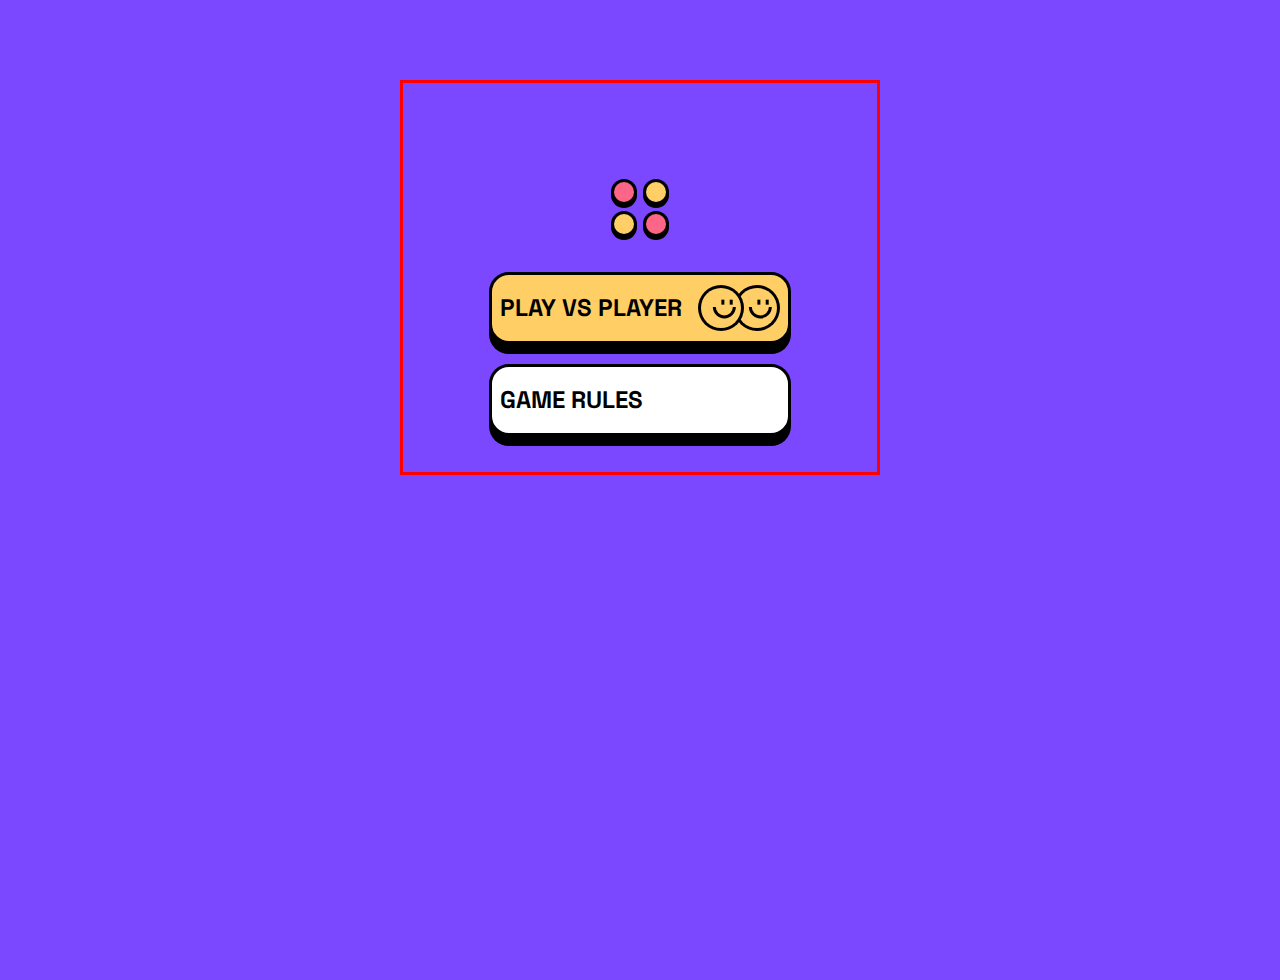
<file: game/index.html>
<!DOCTYPE html>
<html lang="en">
<head>
  <meta charset="UTF-8">
  <meta name="viewport" content="width=device-width, initial-scale=1.0">
  <link rel="preconnect" href="https://fonts.googleapis.com">
  <link rel="preconnect" href="https://fonts.gstatic.com" crossorigin>
  <link href="https://fonts.googleapis.com/css2?family=Space+Grotesk:wght@300;400;500;600;700&display=swap" rel="stylesheet">
  <link rel="icon" type="image/png" sizes="32x32" href="./assets/images/favicon-32x32.png">
  <script defer src="app.js"></script>
  <link rel="stylesheet" href="styles.css">
  <title>Frontend Mentor | Connect Four game</title>
</head>
<body class="bg-purple">

  <!-- Main menu start -->
  <main>
    <div class="container main-menu">
      <section id="mainMenu">

        <img src="assets/images/logo.svg" alt="connect four logo" id="logo" class="logo">
        <div>
          
          <a href="game-board.html" id="twoPlayer" class="main-menu-btn button play-vs-player uppercase flex bg-yellow text-black border-0">play vs player <img src="assets/images/player-vs-player.svg" alt="enter two player game button"></a>
          
          <button aria-selected="true" id="game-rules-btn" class="main-menu-btn button uppercase flex bg-white border-0">Game rules</button>
        </div>
      </section>
      
      
      
      <!-- Main menu end -->
      
      <!-- Rules start -->
      <div class="game-rules bg-white border-1 flex" id="game-rules">
        

        <h1 class="fs-800 text-black uppercase ff-sans">Rules</h1>
        
        <h2 class="uppercase title fs-500 text-mid">Objective</h2>

        <p class="fs-400">Be the first player to connect 4 of the same colored discs in a row (either vertically, horizontally, or diagonally).</p>
        
        <section class="rules">

          <h2 class="uppercase title fs-500 text-mid">How to Play</h2>
          <ol>
          <li class="fs-400 text-dark">
            Red goes first in the first game.
          </li>
          <li class="fs-400 text-dark">
            Players must alternate turns, and only one disc can be dropped in each turn. 
          </li>
          <li class="fs-400 text-dark">
            The game ends when there is a 4-in-a-row or a stalemate.
          </li>
          <li class="fs-400 text-dark">
            The starter of the previous game goes second on the next game.
          </li>
          </ol>
        </section>
        <button id="exitRulesBtn" class="close-rules-btn check-icon">
          <img src="assets/images/icon-check.svg" alt="red checkmark button">
        </button>
      </div>
      
      <!-- Rules end -->
    </div>
  </main>
  <!-- Ingame menu start -->

  <!-- Pause

  Continue game
  Restart
  Quit game -->

  <!-- Ingame menu end -->
  
  <!-- Game board start -->

  <!-- Menu
  Restart

  Player 1
  Player 2

  Player 1's turn
  Player 2's turn

  Wins
  Play again -->

  <!-- Game board end -->

</body>
</html>
</file>
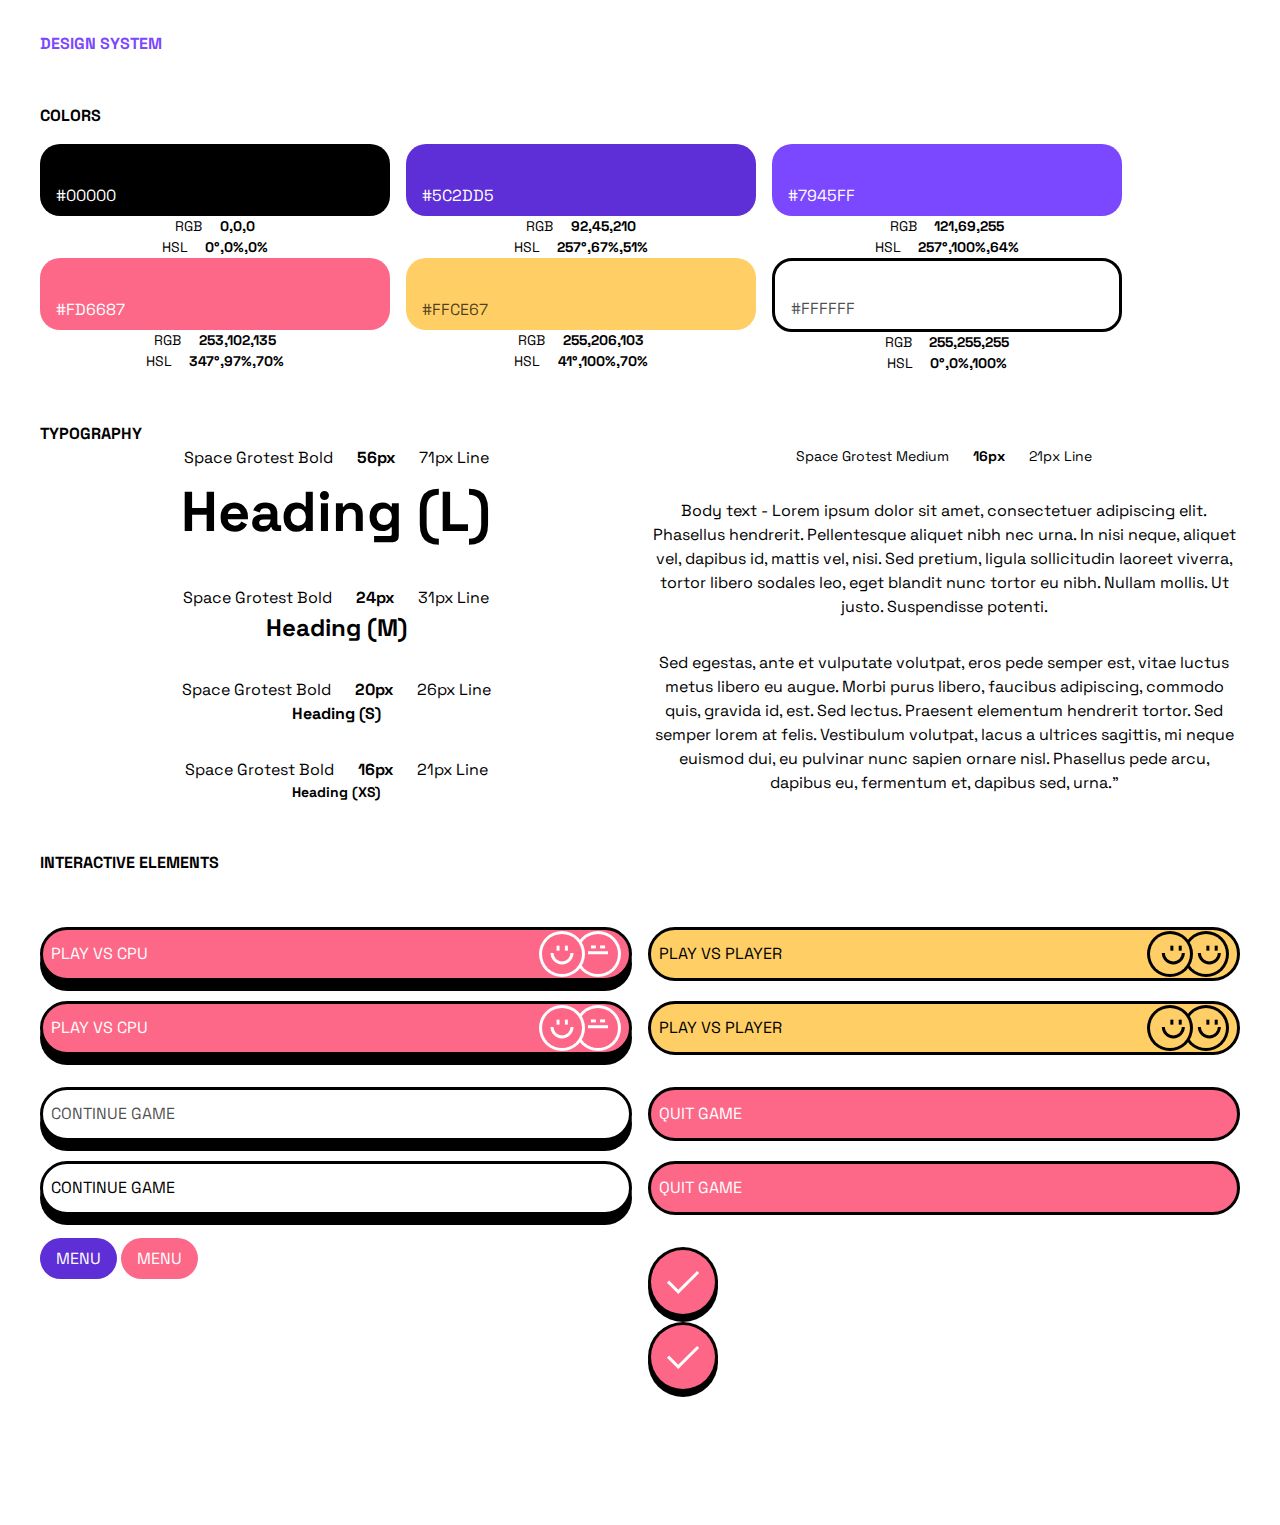
<file: game/design-system.html>
<!DOCTYPE html>
<html lang="en">
<head>
    <meta charset="UTF-8">
    <meta name="viewport" content="width=device-width, initial-scale=1.0">
    <link rel="stylesheet" href="styles.css">
    <script defer src="app.js"></script>
    <link rel="preconnect" href="https://fonts.googleapis.com">
<link rel="preconnect" href="https://fonts.gstatic.com" crossorigin>
<link href="https://fonts.googleapis.com/css2?family=Space+Grotesk:wght@300;400;500;600;700&display=swap" rel="stylesheet">
    <title>Design System</title>
</head>
<body>

    <div class="container">
        <h1 class="text-mid fs-400 uppercase" style="margin-block-start: 2rem;">Design System</h1>

        <section id="colors" style="margin: 2rem auto">
            <h2 class="uppercase title fs-400">Colors</h2>
            <div class="flex">
                <div style="width: 350px;">
                    <div style="padding: 2.5rem 1rem .5rem 1rem; border-radius: 20px" class="bg-black text-light">#00000</div>
                    <p class="fs-300">RGB<span class="bold" style="margin-left:1.25em;">0,0,0</span></p>
                    <p class="fs-300">HSL<span class="bold" style="margin-left:1.25em;">0°,0%,0%</span></p>
                </div>
                <div style="width: 350px;">
                    <div style="padding: 2.5rem 1rem .5rem 1rem; border-radius: 20px" class="bg-dark-purple text-light">#5C2DD5</div>
                    <p class="fs-300">RGB<span class="bold" style="margin-left:1.25em;">92,45,210</span></p>
                    <p class="fs-300">HSL<span class="bold" style="margin-left:1.25em;">257°,67%,51%</span></p>
                </div>
                <div style="width: 350px;">
                    <div style="padding: 2.5rem 1rem .5rem 1rem; border-radius: 20px" class="bg-purple text-light">#7945FF</div>
                    <p class="fs-300">RGB<span class="bold" style="margin-left:1.25em;">121,69,255</span></p>
                    <p class="fs-300">HSL<span class="bold" style="margin-left:1.25em;">257°,100%,64%</span></p>
                </div>
            </div>
            <div class="flex">
                <div style="width: 350px;">
                    <div style="padding: 2.5rem 1rem .5rem 1rem; border-radius: 20px" class="bg-red text-light">#FD6687</div>
                    <p class="fs-300">RGB<span class="bold" style="margin-left:1.25em;">253,102,135</span></p>
                    <p class="fs-300">HSL<span class="bold" style="margin-left:1.25em;">347°,97%,70%</span></p>
                </div>
                <div style="width: 350px;">
                    <div style="padding: 2.5rem 1rem .5rem 1rem; border-radius: 20px" class="bg-yellow text-dark">#FFCE67</div>
                    <p class="fs-300">RGB<span class="bold" style="margin-left:1.25em;">255,206,103</span></p>
                    <p class="fs-300">HSL<span class="bold" style="margin-left:1.25em;">41°,100%,70%</span></p>
                </div>
                <div style="width: 350px;">
                    <div style="padding: 2.25rem 1rem .5rem 1rem; border-radius: 20px; border: 3px solid #000" class="bg-white text-dark">#FFFFFF</div>
                    <p class="fs-300">RGB<span class="bold" style="margin-left:1.25em;">255,255,255</span></p>
                    <p class="fs-300">HSL<span class="bold" style="margin-left:1.25em;">0°,0%,100%</span></p>
                </div>
            </div>
        </section>

        <section id="typography" style="margin: 3rem auto">
            <h2 class="uppercase fs-400">Typography</h2>
            <div class="flex">
                <div class="flow" style="flex-basis: 100%; --flow-space: 2rem;">
                    <div>
                        <p>Space Grotest Bold <span class="bold">56px</span> 71px Line</p>
                        <p class="fs-800 bold">Heading (L)</p>
                    </div>
                    <div>
                        <p>Space Grotest Bold <span class="bold">24px</span> 31px Line</p>
                        <p class="fs-600 bold">Heading (M)</p>
                    </div>
                    <div>
                        <p>Space Grotest Bold <span class="bold">20px</span> 26px Line</p>
                        <p class="fs-400 bold">Heading (S)</p>
                    </div>
                    <div>
                        <p>Space Grotest Bold <span class="bold">16px</span> 21px Line</p>
                        <p class="fs-300 bold">Heading (XS)</p>
                    </div>
                </div>
                <div class="flow" style="flex-basis: 100%; --flow-space: 2rem">
                    <p class="fs-300">Space Grotest Medium <span class="bold">16px</span> 21px Line</p>
                    <p class="">Body text - Lorem ipsum dolor sit amet, consectetuer adipiscing elit. Phasellus hendrerit. Pellentesque aliquet nibh nec urna. In nisi neque, aliquet vel, dapibus id, mattis vel, nisi. Sed pretium, ligula sollicitudin laoreet viverra, tortor libero sodales leo, eget blandit nunc tortor eu nibh. Nullam mollis. Ut justo. Suspendisse potenti.</p>
                    <p class="">Sed egestas, ante et vulputate volutpat, eros pede semper est, vitae luctus metus libero eu augue. Morbi purus libero, faucibus adipiscing, commodo quis, gravida id, est. Sed lectus. Praesent elementum hendrerit tortor. Sed semper lorem at felis. Vestibulum volutpat, lacus a ultrices sagittis, mi neque euismod dui, eu pulvinar nunc sapien ornare nisl. Phasellus pede arcu, dapibus eu, fermentum et, dapibus sed, urna."</p>
                </div>
            </div>
        </section>

        <section id="interactive-elements" style="margin: 3rem auto">
            <h2 class="uppercase fs-400" style="margin-block: 2rem;">Interactive Elements</h2>
            <div class="flex">

                <div class="flow" style="flex-basis: 100%; --flow-space: 2rem">
                    
                    <div>
                        <button aria-selected="false" class="button box-shadow cpu uppercase flex bg-red text-light border-1">play vs cpu <img src="assets/images/player-vs-cpu.svg" alt=""></button>
                        <button aria-selected="true" class="button box-shadow cpu uppercase flex bg-red text-light border-1">play vs cpu <img src="assets/images/player-vs-cpu.svg" alt=""></button>
                        
                    </div>
                    
                    <div>
                        <button aria-selected="false" class="button box-shadow uppercase bg-white flex center-btn bg-white text-dark border-1">Continue Game </button>
                        <button aria-selected="false" class="button box-shadow uppercase flex center-btn bg-white border-1">Continue Game </button>
                    </div>

                    <div>
                        <a href="#" class="bg-dark-purple text-light menu uppercase border-2">Menu</a>
                        <a href="#" class="bg-red text-light menu uppercase border-2">Menu</a>
                    </div>
                </div>
                
                <div class="flow" style="flex-basis: 100%; --flow-space: 2rem">
                    <div>
                        <button aria-selected="false" class="button uppercase flex bg-yellow border-1">play vs player <img src="assets/images/player-vs-player.svg" alt=""></button>
                        <button aria-selected="true" class="button play-vs-player uppercase flex bg-yellow border-1">play vs player <img src="assets/images/player-vs-player.svg" alt=""></button>
                    </div>
                    <div>
                        
                        <button aria-selected="false" class="button uppercase flex center-btn bg-red text-light border-1">Quit Game</button>
                        <button aria-selected="false" class="button uppercase flex center-btn bg-red text-light border-1">Quit Game</button>
                    </div>

                    <div>
                        <a class="check-icon" href="#"><img src="assets/images/icon-check.svg" alt=""></a>
                        <a class="check-icon" href="#"><img src="assets/images/icon-check.svg" alt=""></a>
                    </div>
                </div>
            </div>

            <div class="flex" style="margin-block: 4rem; justify-content: space-around;">
               
            
                
            </div>
        </section>
    </div>
    
</body>
</html>
</file>
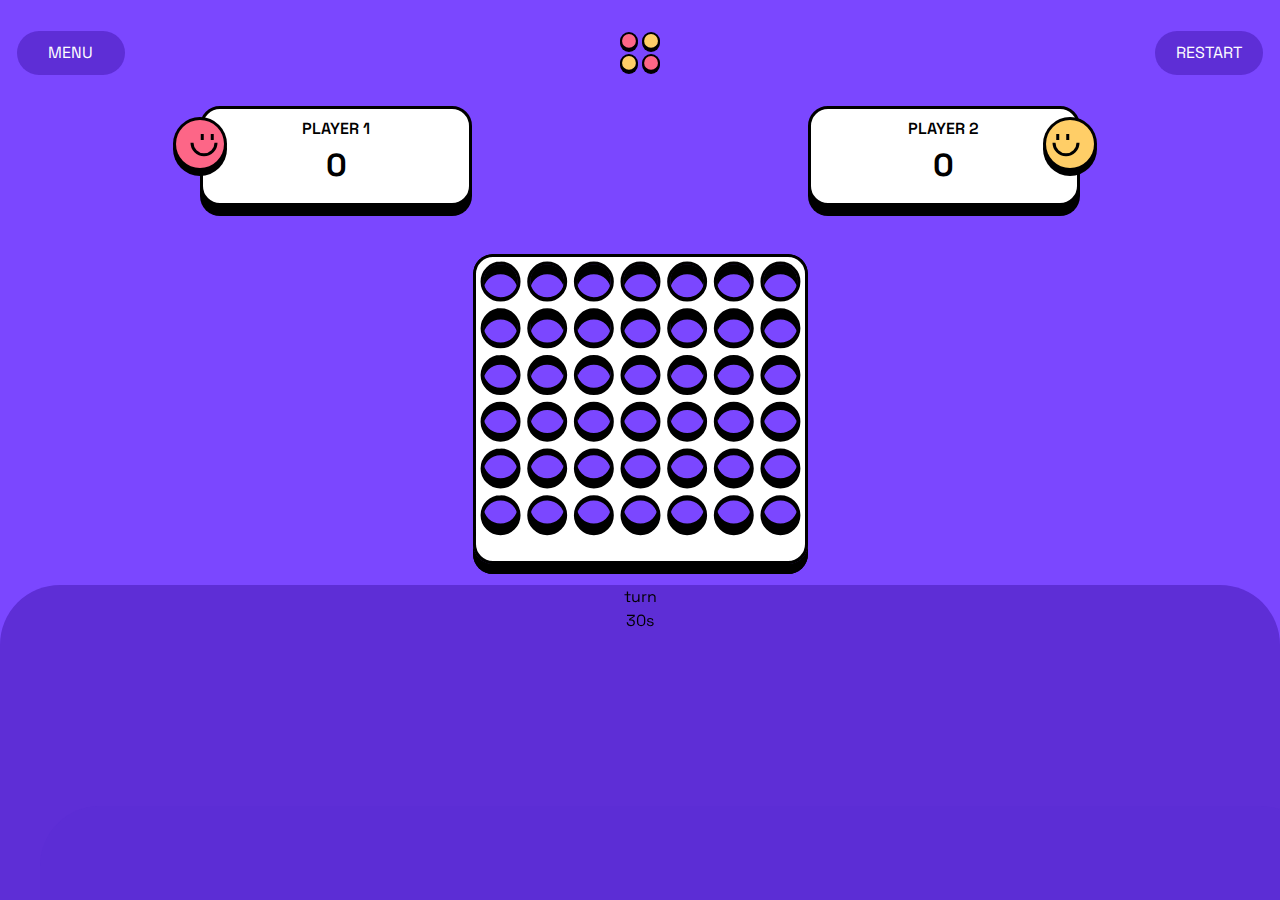
<file: game/game-board.html>
<!DOCTYPE html>
<html lang="en">
<head>
    <meta charset="UTF-8">
    <meta name="viewport" content="width=device-width, initial-scale=1.0">
    <link rel="stylesheet" href="styles.css">
    <link href="https://fonts.googleapis.com/css2?family=Space+Grotesk:wght@300;400;500;600;700&display=swap" rel="stylesheet">
    <!-- <script defer src="app.js"></script> -->
    <script defer src="scripts/game-logic.js"></script>
    <title>Connect Four Game Board</title>
</head>
<body id="gameBody" class="bg-purple ff-sans">
    <main class="main">
        <section class="test">
            <div></div>
            <div></div>
            <div></div>
            <div></div>
            <div></div>
        </section>
        <nav class="nav flex">
            <button id="game-menu" class="bg-dark-purple text-light menu uppercase border-2 fs-400 no-shadow ingame-menu-btn">Menu</button>
            <div class="logo"><img src="assets/images/logo.svg" alt="connect four logo" id="logo"></div>
                <button id="restartBtn" class="restart-btn bg-dark-purple text-light menu uppercase border-2 no-shadow">Restart</button>
        </nav>

        <div id="ingameMenu" class="ingame-menu container box-shadow border-0 flex bg-purple">
            <h1 class="uppercase text-light fw-700 fs-800">pause</h1>
            <button class="btn bg-white text-dark menu uppercase border-0 box-shadow fw-700 fs-600">Continue</button>
            <button class="btn bg-white text-dark menu uppercase border-0 box-shadow fw-700 fs-600">Restart</button>
            <a href="index.html" class="btn bg-red text-light menu uppercase border-0 box-shadow fw-700 fs-600">Quit Game</a>
        </div>

        <div class="score flex container">
            <div class="score-container player player-one bg-white uppercase ff-sans border-0 container box-shadow flex">
                <img class="red-icon" src="./assets/images/player-one.svg" alt="player one icon">
                <div class="score">
                    <p class="fs-400 fw-600">Player 1</p>
                    <p class="fs-700 fw-700" id="red-win-count">0</p>
                </div>
            </div>
            <div class="score-container player player-two bg-white uppercase ff-sans border-0 container box-shadow flex">
                <div class="score">
                    <p class="fs-400 fw-600">Player 2</p>
                    <p class="fs-700 fw-700" id="yellow-win-count">0</p>
                </div>
                <img class="yellow-icon" src="./assets/images/player-two.svg" alt="player two icon">
            </div>
        </div>
        <!-- <div id="boardBackground" class="boardBgd border-0"></div> -->
        <div class="marker">
            <div class="marker-red" id="marker"></div>
          </div>
        <section class="board-game-container">
            <div class="board-black border-0">
                <div id="black-col-1"></div>
                <div id="black-col-2"></div>
                <div id="black-col-3"></div>
                <div id="black-col-4"></div>
                <div id="black-col-5"></div>
                <div id="black-col-6"></div>
                <div id="black-col-7"></div>
            </div>
            <div class="board-white border-0">
                <div id="white-col-1"></div>
                <div id="white-col-2"></div>
                <div id="white-col-3"></div>
                <div id="white-col-4"></div>
                <div id="white-col-5"></div>
                <div id="white-col-6"></div>
                <div id="white-col-7"></div>
            </div>
        </section>
        <section class="timer-background bg-dark-purple container"
        id="timerBackground">
        <div id="turn">
            <p><span id="current-player"></span> turn</p>
            <p><span id="time">30</span><span id="second">s</span></p>
          </div>
          <div id="wins-rect" class="wins-rect hidden">
            <p id="winner"></p>
            <p id="wins-draw"></p>
            <div class="menu-btn" onclick="playAgain()">
              play again
            </div>
          </div>
          <div id="turn-bg"></div>
        </section>
    </main>
</body>
</html>
</file>
<file: game/styles.css>
/* ------------------- */
/* Custom Properties   */
/* ------------------- */

:root {
    /* colors */
    --clr-black: 0 0% 0%;
    --clr-dark-purple: 257 67% 51%;
    --clr-purple: 257 100% 64%;
    --clr-red: 347 97% 70%;
    --clr-yellow: 41 100% 70%;
    --clr-white: 0 0% 100%;

    /* font-sizes */
    --fs-800: 3.5rem;
    --fs-700: 2rem;
    --fs-600: 1.5rem;
    --fs-500: 1.25rem;
    --fs-400: 1rem;
    --fs-300: 0.875rem;

    /* font-weight */
    --fw-700: 700;
    --fw-600: 600;
    --fw-500: 500;
    --fw-400: 400;
    --fw-300: 300;
    
    /* font-families */
    --ff-sans: 'Space Grotesk', sans-serif;
}

/* ------------------- */
/* Reset               */
/* ------------------- */

/* https://piccalil.li/blog/a-modern-css-reset/ */

/* Box sizing */
*,
*::before,
*::after {
    box-sizing: border-box;
}

/* Reset margins */
body,
h1,
h2,
h3,
h4,
h5,
p,
figure,
picture {
    margin: 0; 
}

/* set up the body */
body {
    font-family: var(--ff-sans);
    font-size: var(--fs-400);
    line-height: 1.5;
    min-height: 100vh;
    /* opacity: .5; */
}

/* make images easier to work with */
img,
picture {
    max-width: 100%;
    display: block;
}

/* make form elements easier to work with */
input,
button,
textarea,
select {
    font: inherit;
}

/* remove animations for people who've turned them off */
@media (prefers-reduced-motion: reduce) {  
  *,
  *::before,
  *::after {
    animation-duration: 0.01ms !important;
    animation-iteration-count: 1 !important;
    transition-duration: 0.01ms !important;
    scroll-behavior: auto !important;
  }
}

/* ------------------- */
/* Utility classes     */
/* ------------------- */

/* general */

.flex {
    display: flex;
    gap: var(--gap, 1rem);
}

.grid {
    display: grid;
    gap: var(--gap, 1rem);
}

.flow > *:where(:not(:first-child)) {
    margin-top: var(--flow-space, 1rem);
    /* border: 2px solid red; */
}

.flow--space-small {
    --flow-space: .5rem;
}

.container {
    padding-inline: 2.5em;
    margin-inline: auto;
    /* width: 30rem; */
    /* max-width: 80rem; */
}

.sr-only {
    position: absolute;
    width: 1px;
    height: 1px;
    padding: 0;
    margin: -1px;
    overflow: hidden;
    clip: rect(0, 0, 0, 0);
    white-space: nowrap; /* added line */
    border: 0;
}

/* colors */
.bg-black { background-color: hsl( var(--clr-black) ); }
.bg-dark-purple { background-color: hsl( var(--clr-dark-purple)); }
.bg-purple { background-color: hsl( var(--clr-purple)); }
.bg-red { background-color: hsl( var(--clr-red)); }
.bg-yellow { background-color: hsl( var(--clr-yellow)); }
.bg-white { background-color: hsl( var(--clr-white)); }

.text-black { color: hsl( var(--clr-black) ); }
.text-dark { color: hsl( var(--clr-black) / .7 ); }
.text-mid { color: hsl( var(--clr-purple)); }
.text-light { color: hsl( var(--clr-white)); }

/* typography */
.ff-sans { font-family: var(--ff-sans); }

.letter-spacing-1 { letter-spacing: 4.75px; } 
.letter-spacing-2 { letter-spacing: 2.7px; } 
.letter-spacing-3 { letter-spacing: 2.35px; } 

.uppercase { text-transform: uppercase; }
.semi-bold { font-weight: 500;}
.bold { font-weight: 700;}

.fs-900 { font-size: var(--fs-900); }
.fs-800 { font-size: var(--fs-800); }
.fs-700 { font-size: var(--fs-700); }
.fs-600 { font-size: var(--fs-600); }
.fs-500 { font-size: var(--fs-500); }
.fs-400 { font-size: var(--fs-400); }
.fs-300 { font-size: var(--fs-300); }
.fs-200 { font-size: var(--fs-200); }

.fw-700 { font-weight: var(--fw-700); }
.fw-600 { font-weight: var(--fw-600); }
.fw-500 { font-weight: var(--fw-500); }
.fw-400 { font-weight: var(--fw-400); }
.fw-300 { font-weight: var(--fw-300); }

.border-0 { border-radius: 20px; }
.border-1 { border-radius: 40px; }
.border-2 { border-radius: 100px; }
.border-3 { border-radius: 50%; }

.title {
    padding-block: 1rem;
}

.flex .center-btn {
    justify-content: center;
    padding-block: .75rem;
}

.space-evenly {
    justify-content: space-evenly;
}

.box-shadow {
    box-shadow: 0px 10px 0px 0px hsl( var(--clr-black) ); 
}

/* .box-shadow:hover {
    box-shadow: 0px 10px 0px 0px hsl( var(--clr-red) ); 
} */

/* ------------------- */
/* Compontents         */
/* ------------------- */

.hidden {
    display: none;
}

a {
    text-decoration: none;
}

.button {
    cursor: pointer;
    border: 3px solid #000;
    align-items: center;
    width: 100%;
    justify-content: space-between;
    position: relative;
    padding-inline: .5rem;
    /* padding-block: .5rem; */
    margin-block: 20px;
}

.box-shadow {
    box-shadow: 0px 10px 0px 0px hsl( var(--clr-black) );
}

.button > img {
    width: 82px;
}

.box-shadow:hover {
    box-shadow: 0px 10px 0px 0px hsl( var(--clr-dark-purple) );
}

.no-shadow:hover {
    cursor: pointer;
    background: hsl( var(--clr-red));
}

.close-rules-btn:hover {
    background-color: hsl( var(--clr-red) / 0)
}

.main-menu-btn {
    font-size: 1.5rem;
    font-weight: var(--fw-700);
    border-radius: 1.25rem;
    border: 3px solid var(--Black, #000);
    box-shadow: 0px 10px 0px 0px #000;
    height: 4.5rem;
}

.menu {
    text-align: center;
    text-decoration: none;
    padding-inline: 1rem;
    padding-block: 0.609375rem;
    height: 50%;
    align-self: center;
}

.restart-btn,
.ingame-menu-btn {
    border: none;
    width: 6.75rem;
}

#typography span {
    margin-inline: 1.25rem;
}
/* .container [aria-selected="true"] {
    background-color: red;
} */

#interactive-elements .flex {
    justify-content: space-between;
}

/* main menu */
.logo {
    margin: 2em auto;
    padding-block-start: 3rem;
}

.main-menu {
    margin: 5em auto;
    padding: 4.6875rem 1.25rem 19rem 1.25rem; 
    /* background-color: red; */
    max-width: 30rem;
    max-height: 27.1875;
}

/* game rules */

.game-rules {
    display: none;
    /* width: 375px; */
    padding: 20px 20px;
    flex-direction: column;
    align-items: flex-start;
    border: 3px solid hsl( var(--clr-black) );
    box-shadow: 0px 10px 0px 0px;
    position: relative;
}

@counter-style no-decimal-point {
    system: extends decimal;
    suffix: '';
    /* font-weight: 700;  */
  }
  
  ol {
    list-style: no-decimal-point;
    /* align-self: start; */
    padding-left: .25em;
    /* font-weight: bold; */
  }
  
  li {
    padding-inline-start: .75em;
    padding-block-end: .75em;
    font-feature-settings: 'clig' off, 'liga' off;
  }

  ol li::marker {
    font-weight: bold;
    color: hsl( var(--clr-black) )
  }

  .close-rules-btn {
    cursor: pointer;
    background-color: hsl( var(--clr-black) / 0 );
    border: none;
    position: absolute;
    left: 0;
    right: 0;
    margin-left: auto;
    margin-right: auto;
  }

/* ------------------- */
/* Game Board          */
/* ------------------- */

.main {
    position: relative;
    margin-inline: .05em;
}

.nav {
    /* flex-direction: row; */
    padding-inline: 1em;
}

.nav > .logo {
    width: 2.5rem;
    padding: 0;
}

.nav > a {
    width: 6.5rem;
}

.board-game-container {
    margin: 3em auto 0;
    width: 20.9375rem;
    height: 19.375rem;
    flex-shrink: 0;
    position: relative;
    z-index: 1;
}

.board-black {
    width: 100%;
    height: 100%;
    border-radius: 20px;
    box-shadow: 0px 10px 0px 0px #000;
    background: url(./assets/images/board-layer-black-small.svg);
    background-repeat: no-repeat;
    background-size: 100% 100%;
    background-position: center;
    position: absolute;
    overflow: hidden;
    top: 0;
    left: 0;
    display: grid;
    grid-template-columns: repeat(7, 40px);
    grid-template-rows: 1fr;
    justify-content: center;
    gap: 6.5px;
}

.board-white {
    width: 20.9375rem;
    height: 19.375rem;
    border-radius: 20px;
    box-shadow: 0px 10px 0px 0px #000;
    background: url(./assets/images/board-layer-white-small.svg);
    background-repeat: no-repeat;
    background-size: 100% 100%;
    background-position: center;
    position: absolute;
    top: 0;
    left: 0;
    display: grid;
    grid-template-columns: repeat(7, 40px);
    grid-template-rows: 1fr;
    justify-content: center;
    gap: 6.5px;
}

.tile {
    width: 2.12025rem;
    height: 2.1233125rem;
    border-radius: 50%;
    /* justify-self: center; */
    /* align-self: start; */
    /* grid-area: A; */
    gap: 0;
}

.red-piece {
    /* background-color: hsl( var(--clr-red)); */
    background: url(./assets/images/counter-red-small.svg);
}

.yellow-piece {
    /* background-color: hsl( var(--clr-yellow) ); */
    background: url(./assets/images/counter-yellow-small.svg)
}

.score {
    margin: 0 auto;
    text-align: center;
    position: relative;
}

.score > player {
    width: 100%;
}

.timer-container {
    display: flex;
    background-repeat: no-repeat;
    background-size: contain;
    background-position: center;
    height: 9.375rem;
    width: 11.9rem;
    flex-direction: column;
    justify-content: center;
    align-items: center;
    z-index: 3000;
    position: absolute;
    left: 0;
    right: 0;
    margin-left: auto;
    margin-right: auto;
    /* top: 100; */
}

.turn-red {
    background-image: url(assets/images/turn-background-red.svg);
}

.turn-yellow {
    background-image: url(./assets/images/turn-background-yellow.svg);
}

.marker-red {
    background-image: url(./assets/images/marker-red.svg);
}

.marker-yellow {
    background-image: url(./assets/images/marker-yellow.svg);
}

#score-red,
#score-yellow {
    color: var(--black, #000);
    text-align: center;
    font-size: 32px;
}

#turn-bg {
    height: 30%;
    width: 100%;
    border-radius: 60px 60px 0px 0px;
    background: var(--dark-purple, #5C2DD5);
    position: absolute;
    bottom: 0
}

.turn-red,
.turn-yellow {
    /* width: 191px; */
    height: 160px;
    z-index: 1;
    background-position: center;
    background-size: contain;
    background-repeat: no-repeat;
    display: flex;
    flex-direction: column;
    align-items: center;
    justify-content: flex-end;
    padding-bottom: 26px;
    flex-shrink: 0;
    position: relative;
    top: calc((-100% + 607px)/5 - 15px);
}

.turn-red > p {
    color:hsl( var(--clr-white));
}

.turn-yellow p:first-child,
.turn-red p:first-child {
    font-size: 16px;
}

.turn-yellow p:last-child,
.turn-red p:last-child {
    font-size: 56px;
}

.player {
    border: 3px solid hsl( var(--clr-black) );
    padding-block: .5em 0;
}

.player-one {
    padding-inline: 2em;
}

.player-two {
    padding-inline: 2em;
}

.player-one,
.player-two {
    position: relative;
}

.red-icon {
    display: block;
    position: absolute;
    left: -30px;
    margin-top: auto;
    margin-bottom: auto;
    z-index: 10;
}

.yellow-icon {
    display: block;
    position: absolute;
    margin-top: auto;
    margin-bottom: auto;
    right: -30px;
    z-index: 10;
}

.timer-container-text {
    margin-block-start: 2.5em;
}

div > p {
    text-align: center;
}

.winner-background {
    display: none;
    position: fixed;
    left: 0;
    margin: 0;
    width: 100%;
    border: 2px solid red;
    height: 100rem;
    border-radius: 60px 60px 0 0;
}

.winner-container {
    display: none;
    margin: auto;
    width: 17.8125rem;
    height: 10rem;
    flex-shrink: 0; 
    border-radius: 1.25rem;
    border: 3px solid var(--Black, #000);
    background: var(--White, #FFF);
    box-shadow: 0px 10px 0px 0px #000;
    /* display: flex; */
    flex-direction: column;
    justify-content: center;
    align-items: center;
    z-index: 50000;
}

.winner-text {
    text-align: center;
}

.timer-background {
    position: fixed;
  left: 0;
  margin: 0;
  width: 100%;
  height: 100rem;
  border-radius: 60px 60px 0 0;
  height: 35%;
  bottom: 0;
}

.btn-play-again {
    padding: .5em 1em;
    border: none;
}

/* In Game Menu */

.ingame-menu {
    display: none;
    text-align: center;
    /* max-width: 20.9375; */
    margin: 3em auto;
    border: 3px solid hsl( var(--clr-black) );
    justify-content: center;
    align-items: center;
    flex-direction: column;
    margin-inline: 1em;
    gap: 1px;
    position: absolute;
    left: 0;
    right: 0;
    z-index: 10000;
}

.ingame-menu > h1 {
    margin-block: .5em;
}

.ingame-menu > .btn,
.ingame-menu > a {
    display: inline-block;
    width: 18.4375rem;
    border: 3px solid hsl( var(--clr-black) );
    margin-block-end: 1.25em;
    left: 0;
}

@media (min-width: 38rem) {
    .main-menu {
        display: flex;
        align-items: center;
        justify-content: center;
        padding: 1em;
        border: 3px solid red;
    }

    .board {
        width: 39.5rem;
        height: 36.5rem;
    }

    .tile {
        width: 4rem;
        height: 4rem;
        margin-inline: .5em;  
    }

    .score-container {
        width: 272px;
        height: 100px;
        position: relative;
    }

    .red-icon {
        position: absolute;
        left: -30px;
    }

    .yellow-icon {
        position: absolute;
        right: -20px;
    }
}

@media (min-width: 90rem) {
    .main {
        display: flex;
        justify-content: center;
        align-items: center;
    }

    .main-menu {
        display: flex;
        width: 90rem;
        height: 56.25rem;
        padding: 14.5rem 30rem 14.5625rem 30rem;
        justify-content: center;
        align-items: center; 
    }
}
</file>
